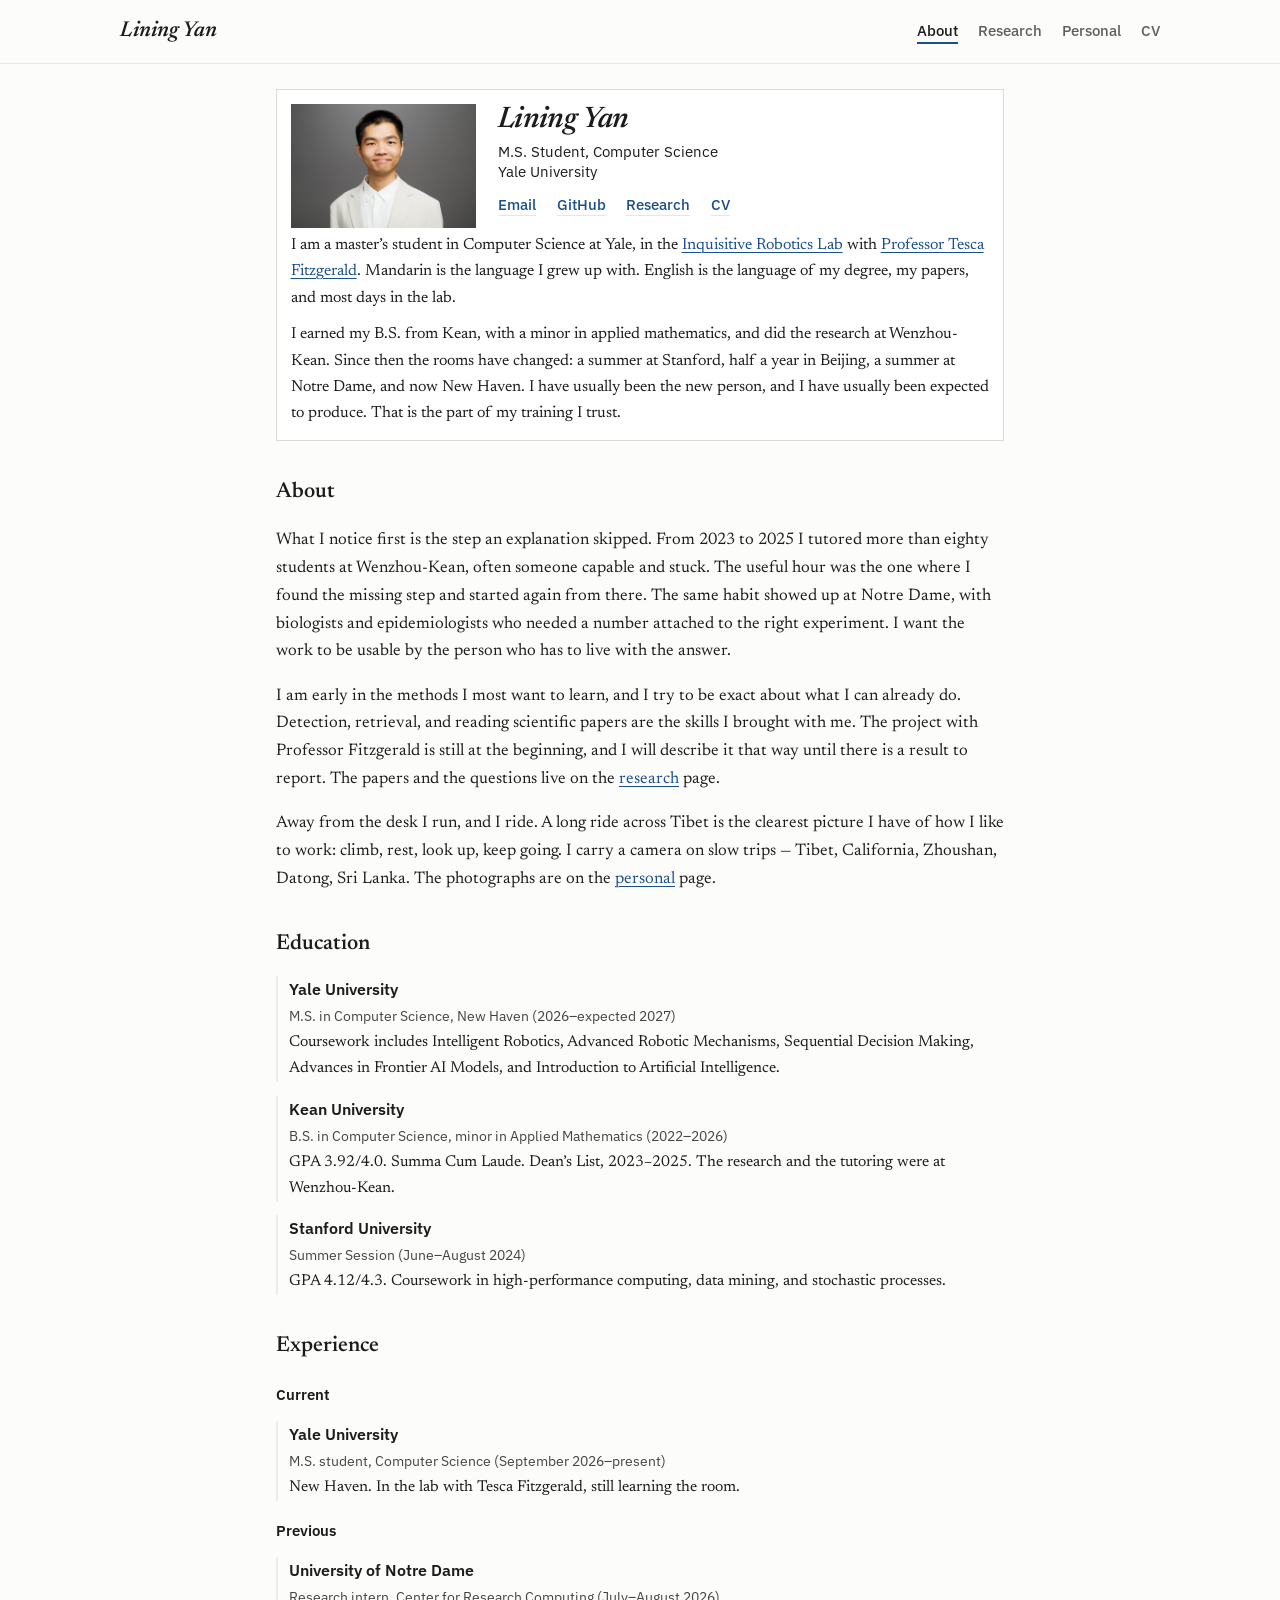
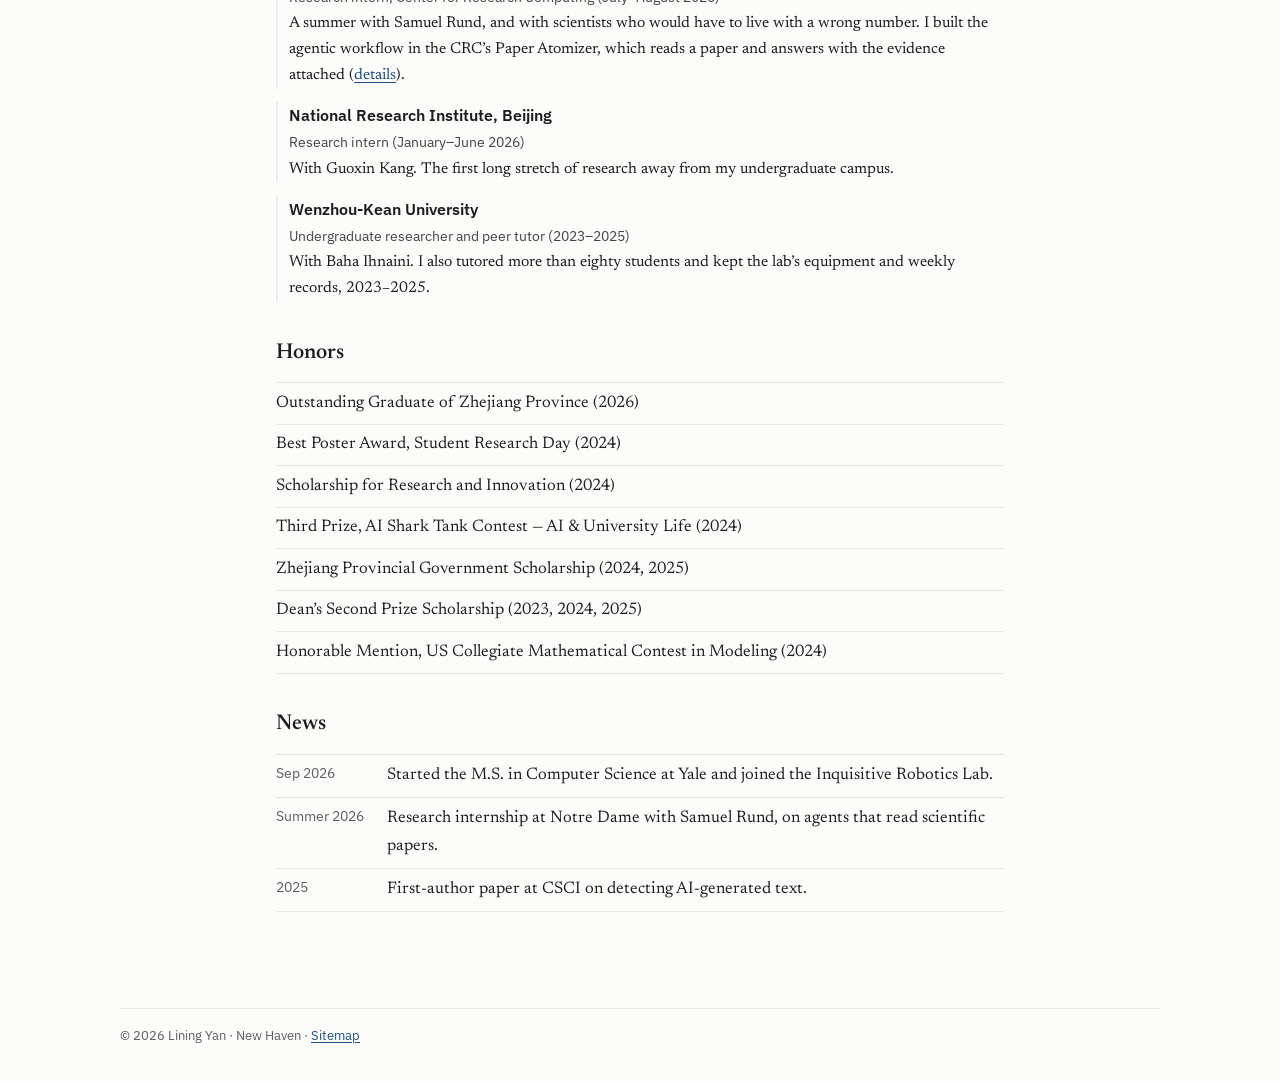
<file: index.html>
<!DOCTYPE html>
<html lang="en">
<head>
  <meta charset="UTF-8" />
  <meta name="viewport" content="width=device-width, initial-scale=1" />
  <title>Lining Yan</title>
  <meta name="description" content="Lining Yan is a master’s student in Computer Science at Yale. A short introduction: where he has studied, how he works with people, and what he does away from the lab." />
  <meta name="author" content="Lining Yan" />
  <meta name="robots" content="index, follow" />
  <link rel="canonical" href="https://yanlining1234741.github.io/lining-yan/" />
  <meta property="og:type" content="website" />
  <meta property="og:title" content="Lining Yan" />
  <meta property="og:description" content="M.S. student in Computer Science at Yale. A short introduction to who I am." />
  <meta property="og:url" content="https://yanlining1234741.github.io/lining-yan/" />
  <meta property="og:image" content="https://yanlining1234741.github.io/lining-yan/assets/headshot.jpg" />
  <meta name="twitter:card" content="summary" />
  <meta name="twitter:title" content="Lining Yan" />
  <meta name="twitter:description" content="M.S. student in Computer Science at Yale. A short introduction to who I am." />
  <script type="application/ld+json">
  {
    "@context": "https://schema.org",
    "@type": "Person",
    "name": "Lining Yan",
    "url": "https://yanlining1234741.github.io/lining-yan/",
    "image": "https://yanlining1234741.github.io/lining-yan/assets/headshot.jpg",
    "email": "mailto:lining.yan@yale.edu",
    "jobTitle": "M.S. Student in Computer Science",
    "affiliation": { "@type": "CollegeOrUniversity", "name": "Yale University" },
    "alumniOf": [
      { "@type": "CollegeOrUniversity", "name": "Kean University" }
    ],
    "knowsAbout": [
      "Reliable and adaptive agents",
      "Multimodal retrieval",
      "Interactive learning",
      "Agentic decision-making"
    ],
    "sameAs": ["https://github.com/yanlining1234741"]
  }
  </script>
  <link rel="preconnect" href="https://fonts.googleapis.com" />
  <link rel="preconnect" href="https://fonts.gstatic.com" crossorigin />
  <link href="https://fonts.googleapis.com/css2?family=IBM+Plex+Sans:wght@400;500;600&family=Newsreader:ital,opsz,wght@0,6..72,400;0,6..72,500;0,6..72,600;1,6..72,450&display=swap" rel="stylesheet" />
  <link rel="stylesheet" href="css/style.css" />
</head>
<body>
  <header class="site-header">
    <div class="header-inner">
      <a class="site-title" href="index.html">Lining Yan</a>
      <button class="nav-toggle" type="button" aria-label="Open menu" aria-expanded="false">
        <span></span><span></span><span></span>
      </button>
      <nav class="site-nav" aria-label="Primary">
        <a href="index.html" class="is-active">About</a>
        <a href="research.html">Research</a>
        <a href="personal.html">Personal</a>
        <a href="assets/Lining_Yan-CV.pdf" target="_blank" rel="noopener">CV</a>
      </nav>
    </div>
  </header>

  <main class="home">
    <section class="intro-card">
      <img src="assets/headshot.jpg" alt="Portrait of Lining Yan" width="1600" height="1066" />
      <div class="intro-id">
        <h1>Lining Yan</h1>
        <p class="role">M.S. Student, Computer Science<br />Yale University</p>
        <ul class="links">
          <li><a href="mailto:lining.yan@yale.edu">Email</a></li>
          <li><a href="https://github.com/yanlining1234741" target="_blank" rel="noopener">GitHub</a></li>
          <li><a href="research.html">Research</a></li>
          <li><a href="assets/Lining_Yan-CV.pdf" target="_blank" rel="noopener">CV</a></li>
        </ul>
      </div>
      <div class="intro-bio">
        <p>
          I am a master’s student in Computer Science at Yale, in the
          <a href="https://iqr.cs.yale.edu/" target="_blank" rel="noopener">Inquisitive Robotics Lab</a>
          with <a href="https://www.tescafitzgerald.com/" target="_blank" rel="noopener">Professor Tesca Fitzgerald</a>.
          Mandarin is the language I grew up with. English is the language of my degree, my papers, and most days in the lab.
        </p>
        <p>
          I earned my B.S. from Kean, with a minor in applied mathematics, and did the research at Wenzhou-Kean.
          Since then the rooms have changed: a summer at Stanford, half a year in Beijing, a summer at Notre Dame, and now New Haven.
          I have usually been the new person, and I have usually been expected to produce. That is the part of my training I trust.
        </p>
      </div>
    </section>

    <section class="prose-block">
      <h2>About</h2>
      <p>
        What I notice first is the step an explanation skipped.
        From 2023 to 2025 I tutored more than eighty students at Wenzhou-Kean, often someone capable and stuck.
        The useful hour was the one where I found the missing step and started again from there.
        The same habit showed up at Notre Dame, with biologists and epidemiologists who needed a number attached to the right experiment.
        I want the work to be usable by the person who has to live with the answer.
      </p>
      <p>
        I am early in the methods I most want to learn, and I try to be exact about what I can already do.
        Detection, retrieval, and reading scientific papers are the skills I brought with me.
        The project with Professor Fitzgerald is still at the beginning, and I will describe it that way until there is a result to report.
        The papers and the questions live on the <a href="research.html">research</a> page.
      </p>
      <p>
        Away from the desk I run, and I ride.
        A long ride across Tibet is the clearest picture I have of how I like to work: climb, rest, look up, keep going.
        I carry a camera on slow trips — Tibet, California, Zhoushan, Datong, Sri Lanka.
        The photographs are on the <a href="personal.html">personal</a> page.
      </p>
    </section>

    <section class="prose-block" id="education">
      <h2>Education</h2>
      <article class="exp">
        <h3>Yale University</h3>
        <p class="exp-meta">M.S. in Computer Science, New Haven (2026–expected 2027)</p>
        <p class="exp-note">Coursework includes Intelligent Robotics, Advanced Robotic Mechanisms, Sequential Decision Making, Advances in Frontier AI Models, and Introduction to Artificial Intelligence.</p>
      </article>
      <article class="exp">
        <h3>Kean University</h3>
        <p class="exp-meta">B.S. in Computer Science, minor in Applied Mathematics (2022–2026)</p>
        <p class="exp-note">GPA 3.92/4.0. Summa Cum Laude. Dean’s List, 2023–2025. The research and the tutoring were at Wenzhou-Kean.</p>
      </article>
      <article class="exp">
        <h3>Stanford University</h3>
        <p class="exp-meta">Summer Session (June–August 2024)</p>
        <p class="exp-note">GPA 4.12/4.3. Coursework in high-performance computing, data mining, and stochastic processes.</p>
      </article>
    </section>

    <section class="prose-block">
      <h2>Experience</h2>
      <h3 class="exp-label">Current</h3>
      <article class="exp">
        <h3>Yale University</h3>
        <p class="exp-meta">M.S. student, Computer Science (September 2026–present)</p>
        <p class="exp-note">New Haven. In the lab with Tesca Fitzgerald, still learning the room.</p>
      </article>

      <h3 class="exp-label">Previous</h3>
      <article class="exp">
        <h3>University of Notre Dame</h3>
        <p class="exp-meta">Research intern, Center for Research Computing (July–August 2026)</p>
        <p class="exp-note">A summer with Samuel Rund, and with scientists who would have to live with a wrong number. I built the agentic workflow in the CRC’s Paper Atomizer, which reads a paper and answers with the evidence attached (<a href="research.html">details</a>).</p>
      </article>
      <article class="exp">
        <h3>National Research Institute, Beijing</h3>
        <p class="exp-meta">Research intern (January–June 2026)</p>
        <p class="exp-note">With Guoxin Kang. The first long stretch of research away from my undergraduate campus.</p>
      </article>
      <article class="exp">
        <h3>Wenzhou-Kean University</h3>
        <p class="exp-meta">Undergraduate researcher and peer tutor (2023–2025)</p>
        <p class="exp-note">With Baha Ihnaini. I also tutored more than eighty students and kept the lab’s equipment and weekly records, 2023–2025.</p>
      </article>
    </section>

    <section class="prose-block">
      <h2>Honors</h2>
      <ul class="honors">
        <li>Outstanding Graduate of Zhejiang Province (2026)</li>
        <li>Best Poster Award, Student Research Day (2024)</li>
        <li>Scholarship for Research and Innovation (2024)</li>
        <li>Third Prize, AI Shark Tank Contest — AI &amp; University Life (2024)</li>
        <li>Zhejiang Provincial Government Scholarship (2024, 2025)</li>
        <li>Dean’s Second Prize Scholarship (2023, 2024, 2025)</li>
        <li>Honorable Mention, US Collegiate Mathematical Contest in Modeling (2024)</li>
      </ul>
    </section>

    <section class="prose-block">
      <h2>News</h2>
      <ul class="news">
        <li><span>Sep 2026</span> Started the M.S. in Computer Science at Yale and joined the Inquisitive Robotics Lab.</li>
        <li><span>Summer 2026</span> Research internship at Notre Dame with Samuel Rund, on agents that read scientific papers.</li>
        <li><span>2025</span> First-author paper at CSCI on detecting AI-generated text.</li>
      </ul>
    </section>
  </main>

  <footer class="site-footer">
    <p>© <span data-year></span> Lining Yan · New Haven · <a href="sitemap.xml">Sitemap</a></p>
  </footer>
  <script src="js/main.js"></script>
</body>
</html>
</file>
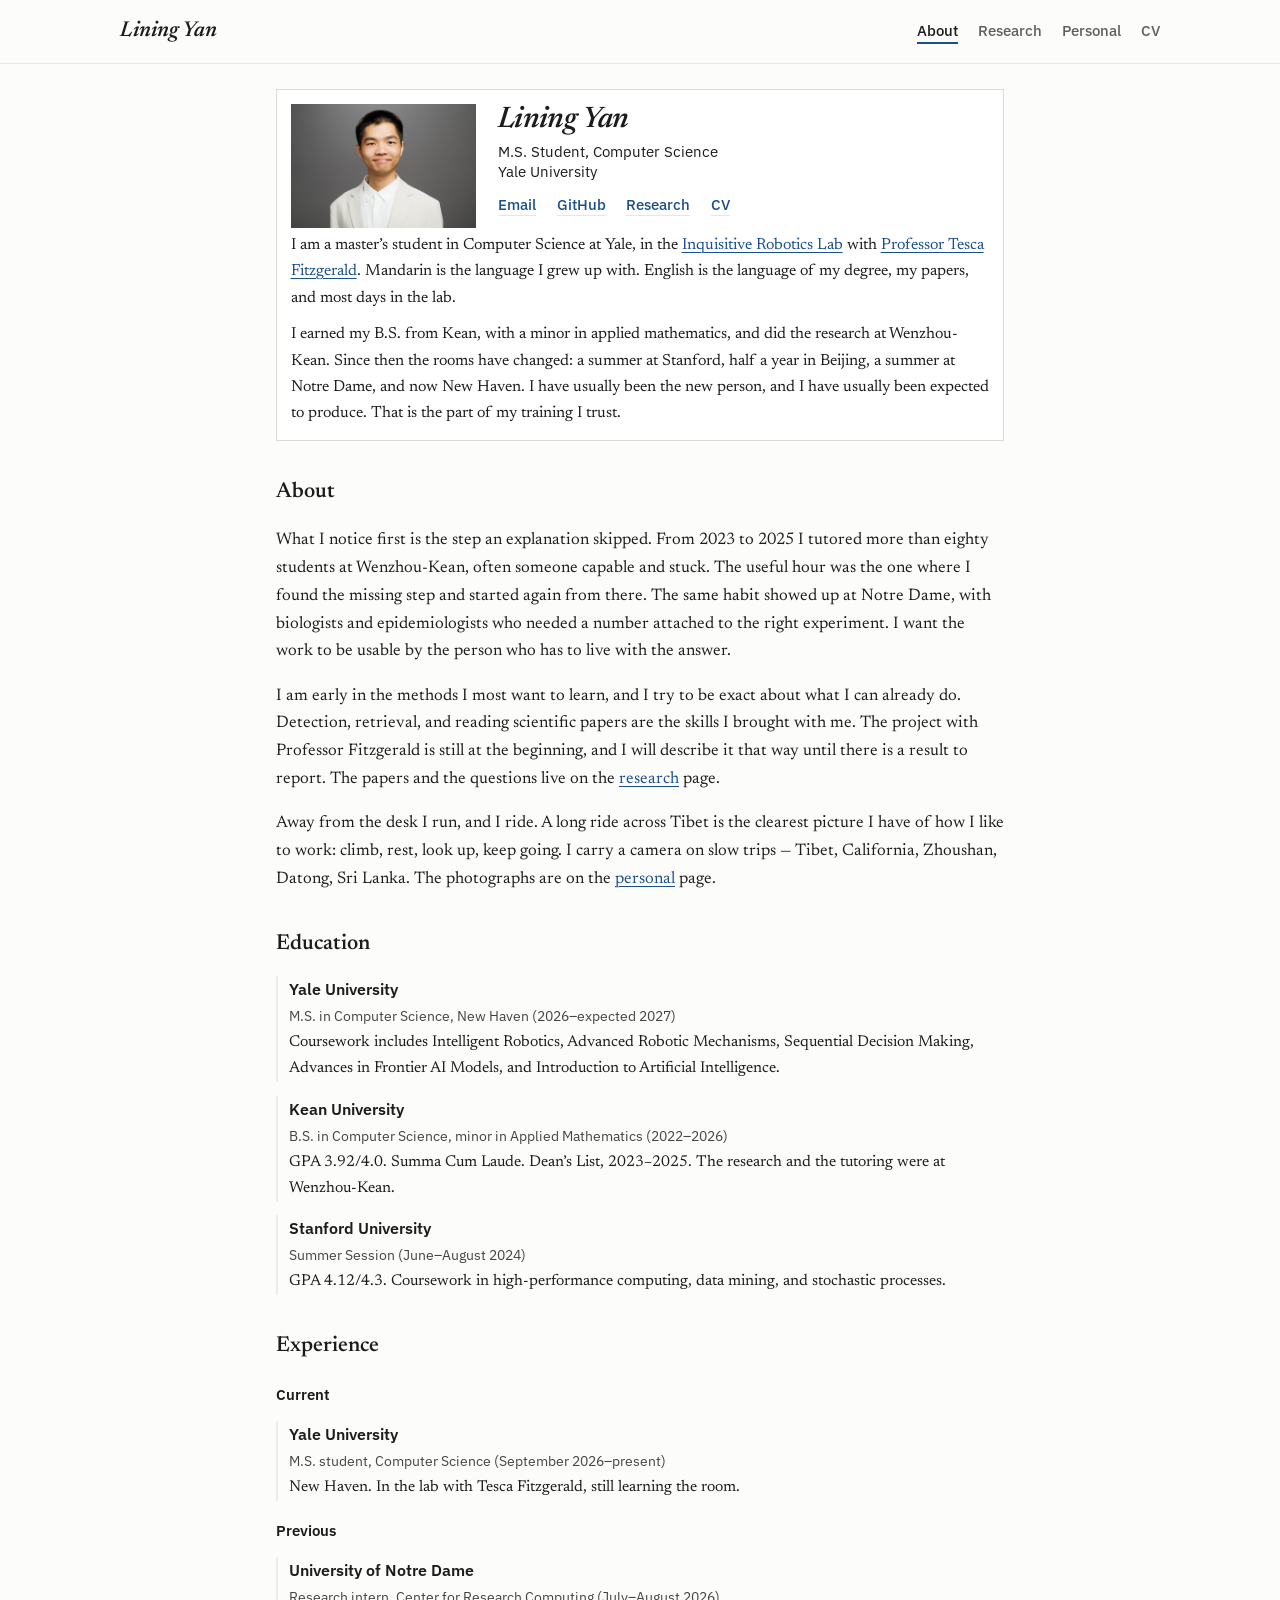
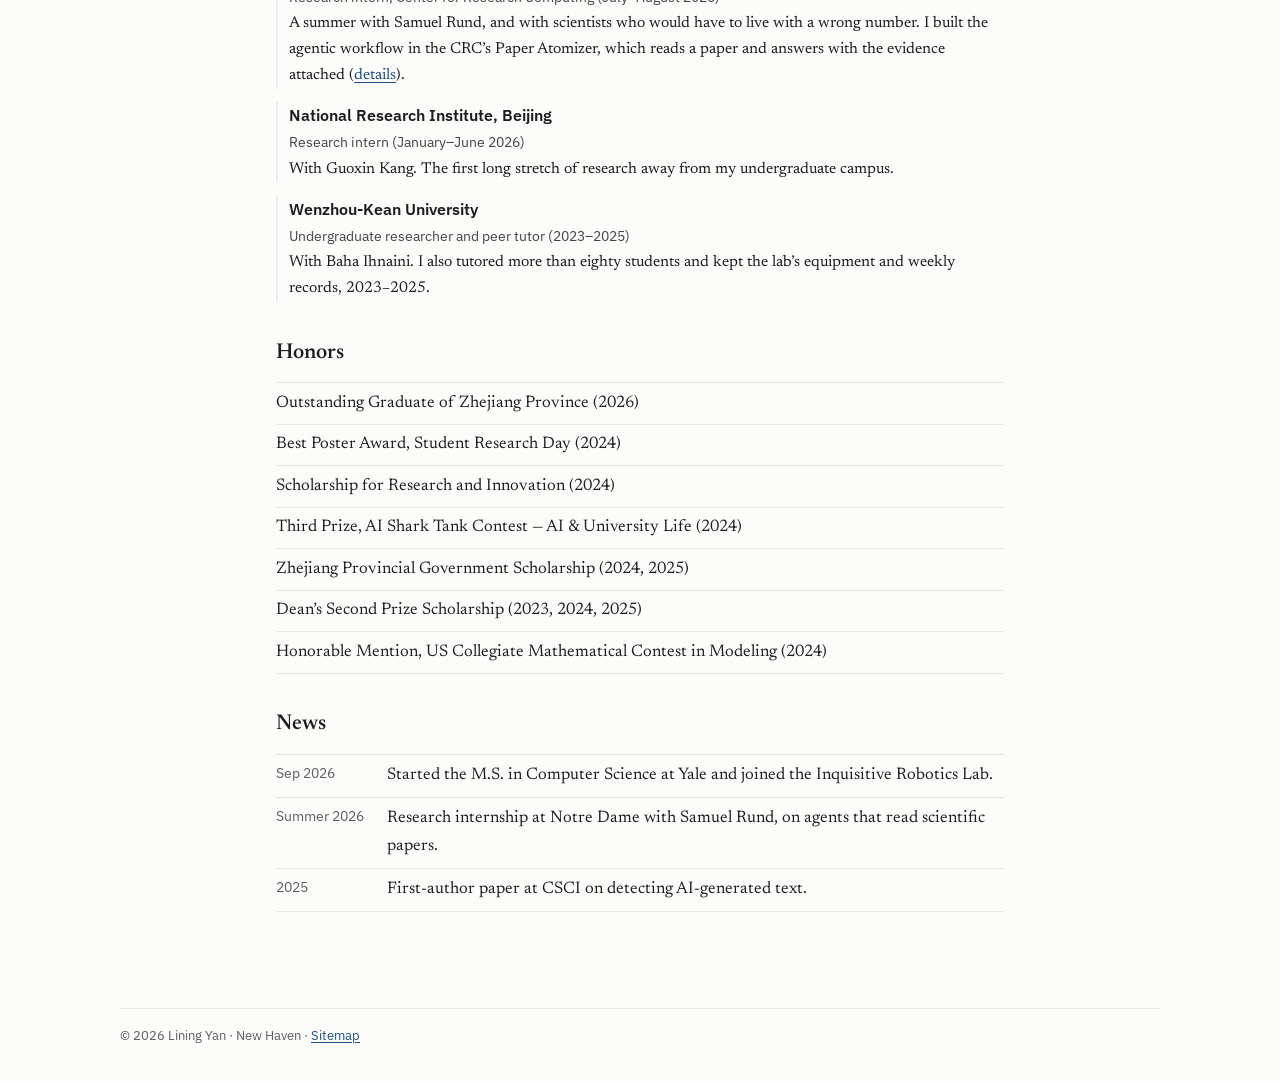
<file: background.html>
<!DOCTYPE html>
<html lang="en">
<head>
  <meta charset="UTF-8" />
  <meta http-equiv="refresh" content="0; url=index.html#education" />
  <link rel="canonical" href="https://yanlining1234741.github.io/lining-yan/#education" />
  <title>Lining Yan</title>
  <script>location.replace("index.html#education");</script>
</head>
<body>
  <p><a href="index.html#education">About</a></p>
</body>
</html>
</file>
<file: css/style.css>
:root {
  --paper: #fcfcfb;
  --ink: #1c1c1c;
  --muted: #5e5e5e;
  --line: #e6e6e4;
  --mark: #1a4f8b;
  --mark-soft: rgba(30, 58, 95, 0.08);
  --serif: "Newsreader", "Iowan Old Style", Palatino, serif;
  --sans: "IBM Plex Sans", "Helvetica Neue", Arial, sans-serif;
  --max: 46rem;
  --wide: 68rem;
}

*,
*::before,
*::after {
  box-sizing: border-box;
}

html {
  scroll-behavior: smooth;
}

body {
  margin: 0;
  min-height: 100vh;
  overflow-x: clip;
  color: var(--ink);
  background: var(--paper);
  font-family: var(--serif);
  font-size: 1.05rem;
  line-height: 1.65;
  font-optical-sizing: auto;
  -webkit-font-smoothing: antialiased;
}

a {
  color: var(--mark);
  text-decoration-thickness: 1px;
  text-underline-offset: 0.18em;
}

a:hover {
  color: #14283f;
}

img {
  max-width: 100%;
}

.site-header {
  position: sticky;
  top: 0;
  z-index: 20;
  background: rgba(252, 252, 251, 0.96);
  backdrop-filter: blur(10px);
  border-bottom: 1px solid var(--line);
}

.header-inner {
  display: flex;
  align-items: center;
  justify-content: space-between;
  gap: 1.5rem;
  max-width: var(--wide);
  margin: 0 auto;
  padding: 0.85rem 1.5rem;
}

.site-title {
  font-family: var(--serif);
  font-style: italic;
  font-weight: 560;
  font-size: 1.35rem;
  letter-spacing: 0;
  text-transform: none;
  color: var(--ink);
  text-decoration: none;
}

.site-title:hover {
  color: var(--mark);
}

.site-nav {
  display: flex;
  align-items: center;
  gap: 1.25rem;
  font-family: var(--sans);
  font-size: 0.92rem;
  font-weight: 500;
}

.site-nav a {
  color: var(--muted);
  text-decoration: none;
}

.site-nav a:hover,
.site-nav a.is-active {
  color: var(--ink);
}

.site-nav a.is-active {
  box-shadow: inset 0 -2px 0 var(--mark);
}

.nav-toggle {
  display: none;
  width: 2.25rem;
  height: 2.25rem;
  padding: 0;
  border: 0;
  background: transparent;
  cursor: pointer;
}

.nav-toggle span {
  display: block;
  width: 1.15rem;
  height: 1.5px;
  margin: 0.28rem auto;
  background: var(--ink);
}

.home {
  max-width: 48rem;
  margin: 0 auto;
  padding: 1.6rem 1.25rem 3.5rem;
}

.intro-card {
  display: flow-root;
  padding: 0.85rem;
  border: 1px solid #d9d9d6;
  background: #fff;
}

.intro-card img {
  float: left;
  width: 11.6rem;
  height: auto;
  margin: 0 1.35rem 0 0;
}

.intro-bio {
  clear: both;
  width: 100%;
  margin-top: 0.9rem;
}

.intro-card h1 {
  margin: 0;
  font-style: italic;
  font-weight: 560;
  font-size: 1.85rem;
  letter-spacing: -0.02em;
  line-height: 1.1;
}

.role {
  margin: 0.35rem 0 0.55rem;
  font-family: var(--sans);
  font-size: 0.92rem;
  line-height: 1.35;
  color: var(--ink);
}

.intro-card .links {
  margin: 0.7rem 0 0;
}

.intro-bio p {
  margin: 0 0 0.65rem;
  font-size: 1rem;
}

.intro-bio p:last-child {
  margin-bottom: 0;
}

.prose-block {
  margin-top: 2.1rem;
}

.prose-block h2 {
  margin: 0 0 0.7rem;
  font-size: 1.35rem;
  font-weight: 560;
}

.interest-list {
  margin: 0.4rem 0 0;
  padding-left: 1.25rem;
}

.interest-list li {
  margin: 0.75rem 0;
  padding-left: 0.2rem;
}

.exp-label {
  margin: 1.1rem 0 0.2rem;
  font-family: var(--sans);
  font-size: 0.95rem;
  font-weight: 600;
}

.exp {
  margin: 0.85rem 0 0;
  padding-left: 0.7rem;
  border-left: 2px solid #ececec;
}

.exp h3 {
  margin: 0;
  font-family: var(--sans);
  font-size: 1rem;
  font-weight: 600;
}

.exp-meta {
  margin: 0.1rem 0 0;
  font-family: var(--sans);
  font-size: 0.9rem;
  color: #444;
}

.exp-note {
  margin: 0.15rem 0 0;
  font-size: 0.98rem;
}

.honors {
  list-style: none;
  margin: 0;
  padding: 0;
}

.honors li {
  padding: 0.4rem 0;
  border-top: 1px solid var(--line);
}

.honors li:last-child {
  border-bottom: 1px solid var(--line);
}

.news {
  list-style: none;
  margin: 0;
  padding: 0;
}

.news li {
  display: grid;
  grid-template-columns: 6.2rem 1fr;
  gap: 0.75rem;
  padding: 0.45rem 0;
  border-top: 1px solid var(--line);
}

.news li:last-child {
  border-bottom: 1px solid var(--line);
}

.news span {
  font-family: var(--sans);
  font-size: 0.86rem;
  color: var(--muted);
}

.page {
  max-width: var(--max);
  margin: 0 auto;
  padding: 3.2rem 1.5rem 4.5rem;
}

.page-wide {
  max-width: var(--wide);
}

.opening {
  max-width: var(--wide);
  margin: 0 auto;
  padding: 3.5rem 1.5rem 1rem;
}

.kicker {
  margin: 0 0 1.1rem;
  font-family: var(--sans);
  font-size: 0.82rem;
  font-weight: 500;
  letter-spacing: 0.14em;
  text-transform: uppercase;
  color: var(--muted);
}

.opening h1 {
  max-width: 22ch;
  margin: 0.35rem 0 0;
  font-weight: 560;
  font-size: clamp(1.85rem, 3.4vw, 2.7rem);
  line-height: 1.12;
  letter-spacing: -0.02em;
}

.name-line {
  margin: 0;
  font-family: var(--sans);
  font-size: 1.35rem;
  font-weight: 600;
  letter-spacing: -0.01em;
}

.lede {
  max-width: 40rem;
  margin: 1rem 0 0;
  font-size: 1.08rem;
  color: #2c3340;
}

.questions {
  list-style: none;
  display: grid;
  grid-template-columns: repeat(3, minmax(0, 1fr));
  gap: 1rem;
  margin: 2.6rem 0 0;
  padding: 0;
  width: 100%;
}

.questions li {
  margin: 0;
  padding: 1.1rem 1rem 1.15rem;
  background: #ffffff;
  border-top: 2px solid var(--mark);
}

.questions span {
  display: block;
  margin-bottom: 0.55rem;
  font-family: var(--sans);
  font-size: 0.75rem;
  font-weight: 600;
  letter-spacing: 0.12em;
  color: var(--mark);
}

.questions strong {
  display: block;
  margin-bottom: 0.35rem;
  font-family: var(--sans);
  font-size: 0.95rem;
  font-weight: 600;
}

.questions em {
  display: block;
  font-style: italic;
  font-weight: 480;
  font-size: 1.02rem;
  overflow-wrap: break-word;
}

.who {
  display: grid;
  grid-template-columns: 8.5rem 1fr;
  gap: 1.6rem 2rem;
  align-items: start;
  max-width: var(--wide);
  margin: 0 auto;
  padding: 2.8rem 1.5rem 0;
}

.who img {
  width: 8.5rem;
  height: 10.6rem;
  object-fit: cover;
  object-position: center 15%;
  border: 1px solid var(--line);
}

.who p {
  margin: 0 0 0.9rem;
}

.links {
  display: flex;
  flex-wrap: wrap;
  gap: 0.8rem 1.3rem;
  list-style: none;
  margin: 1.1rem 0 0;
  padding: 0;
  font-family: var(--sans);
  font-size: 0.92rem;
  font-weight: 500;
}

.links a {
  text-decoration: none;
  border-bottom: 1px solid var(--line);
  padding-bottom: 0.08rem;
}

.links a:hover {
  border-bottom-color: var(--mark);
}

.trace,
.section-block {
  max-width: var(--wide);
  margin: 0 auto;
  padding: 3rem 1.5rem 0;
}

.section-label {
  margin: 0 0 1.2rem;
  font-family: var(--sans);
  font-size: 0.78rem;
  font-weight: 600;
  letter-spacing: 0.16em;
  text-transform: uppercase;
  color: var(--muted);
}

.trace-list,
.work-list {
  list-style: none;
  margin: 0;
  padding: 0;
}

.trace-list {
  border-left: 1px solid var(--line);
  margin-left: 0.35rem;
}

.trace-list > li,
.work-list > li {
  position: relative;
  padding: 0 0 1.5rem 1.4rem;
}

.trace-list > li::before {
  content: "";
  position: absolute;
  left: -0.32rem;
  top: 0.4rem;
  width: 0.55rem;
  height: 0.55rem;
  border-radius: 50%;
  background: var(--paper);
  border: 2px solid var(--mark);
}

.meta {
  display: block;
  margin-bottom: 0.25rem;
  font-family: var(--sans);
  font-size: 0.75rem;
  font-weight: 600;
  letter-spacing: 0.08em;
  text-transform: uppercase;
  color: var(--mark);
}

.trace-list h2,
.work-list h2,
.page-title {
  margin: 0 0 0.3rem;
  font-size: 1.35rem;
  font-weight: 560;
  letter-spacing: -0.02em;
}

.trace-list p,
.work-list p {
  margin: 0;
  color: #2c3340;
}

.page-title {
  font-size: clamp(2rem, 4vw, 2.8rem);
  margin-bottom: 0.6rem;
}

.page-lead {
  margin: 0 0 2rem;
  max-width: 38rem;
  color: #2c3340;
}

.work-list > li {
  padding: 1.15rem 0;
  border-top: 1px solid var(--line);
}

.work-list > li:last-child {
  border-bottom: 1px solid var(--line);
}

.work-list-follow {
  margin-bottom: 3rem;
}

.project-list {
  list-style: none;
  margin: 0;
  padding: 0;
}

.project {
  display: grid;
  grid-template-columns: minmax(0, 1.05fr) minmax(0, 1fr);
  gap: 1.75rem;
  align-items: start;
  padding: 1.6rem 0;
  border-top: 1px solid var(--line);
}

.project-figures {
  display: grid;
  gap: 0.75rem;
}

.project-note code {
  font-size: 0.78rem;
  color: var(--ink);
}

.project-figure {
  display: block;
  width: 100%;
  margin: 0;
  padding: 0.6rem;
  border: 1px solid var(--line);
  background: #fff;
  cursor: zoom-in;
  transition: border-color 0.25s ease, box-shadow 0.25s ease;
}

.project-figure img {
  display: block;
  width: 100%;
  height: auto;
}

.project-figure:hover,
.project-figure:focus-visible {
  border-color: var(--mark);
  box-shadow: 0 6px 18px rgba(26, 79, 139, 0.08);
}

.project-figure:focus-visible {
  outline: 2px solid var(--mark);
  outline-offset: 2px;
}

.project-body h2 {
  margin: 0 0 0.35rem;
  font-size: 1.35rem;
  font-weight: 560;
  line-height: 1.25;
  letter-spacing: -0.02em;
}

.project-body p {
  margin: 0 0 0.75rem;
  color: #2c3340;
}

.project-body .authors {
  font-family: var(--sans);
  font-size: 0.86rem;
  line-height: 1.45;
  color: var(--muted);
}

.project-body .authors strong {
  color: var(--ink);
  font-weight: 600;
}

.project-note {
  font-family: var(--sans);
  font-size: 0.82rem;
  line-height: 1.45;
}

.project-body .project-note {
  color: var(--muted);
}

.stats {
  display: grid;
  grid-template-columns: repeat(3, minmax(0, 1fr));
  gap: 0.6rem;
  list-style: none;
  margin: 0.9rem 0 0.8rem;
  padding: 0;
}

.stats li {
  padding: 0.55rem 0.65rem 0.6rem;
  background: #fff;
  border-top: 2px solid var(--mark);
}

.stats strong {
  display: block;
  font-family: var(--sans);
  font-size: 1.02rem;
  font-weight: 600;
  color: var(--mark);
  white-space: nowrap;
}

.stats span {
  display: block;
  margin-top: 0.15rem;
  font-family: var(--sans);
  font-size: 0.74rem;
  line-height: 1.35;
  color: var(--muted);
}

.project-body .links {
  margin-top: 0.4rem;
}

.facts {
  display: grid;
  grid-template-columns: repeat(4, minmax(0, 1fr));
  gap: 0.75rem;
  max-width: var(--wide);
  margin: 0 auto;
  padding: 1.75rem 1.5rem 0;
  list-style: none;
}

.facts li {
  margin: 0;
  padding: 0.8rem 0.85rem 0.9rem;
  background: #fff;
  border: 1px solid var(--line);
}

.facts span {
  display: block;
  margin-bottom: 0.25rem;
  font-family: var(--sans);
  font-size: 0.68rem;
  font-weight: 600;
  letter-spacing: 0.1em;
  text-transform: uppercase;
  color: var(--muted);
}

.facts strong {
  display: block;
  font-family: var(--sans);
  font-size: 0.92rem;
  font-weight: 500;
  line-height: 1.35;
}

.tag {
  display: inline-block;
  margin-right: 0.45rem;
  padding: 0.08rem 0.4rem;
  background: var(--mark-soft);
  color: var(--mark);
  font-family: var(--sans);
  font-size: 0.72rem;
  font-weight: 600;
  letter-spacing: 0.06em;
  text-transform: uppercase;
}

.subhead {
  margin: 2.2rem 0 0.4rem;
  font-family: var(--sans);
  font-size: 0.78rem;
  font-weight: 600;
  letter-spacing: 0.14em;
  text-transform: uppercase;
  color: var(--muted);
}

.plain-list,
.bullet-list {
  list-style: none;
  margin: 0;
  padding: 0;
}

.plain-list > li {
  display: grid;
  grid-template-columns: 9.2rem 1fr;
  gap: 0.75rem 1.25rem;
  padding: 0.95rem 0;
  border-top: 1px solid var(--line);
}

.plain-list > li:last-child {
  border-bottom: 1px solid var(--line);
}

.when {
  font-family: var(--sans);
  font-size: 0.8rem;
  font-weight: 600;
  letter-spacing: 0.04em;
  color: var(--muted);
  padding-top: 0.2rem;
}

.bullet-list {
  display: grid;
  gap: 0.45rem;
}

.bullet-list li {
  position: relative;
  padding-left: 1rem;
}

.bullet-list li::before {
  content: "";
  position: absolute;
  left: 0;
  top: 0.62rem;
  width: 0.35rem;
  height: 0.35rem;
  border-radius: 50%;
  background: var(--mark);
}

.prose p {
  margin: 0 0 1rem;
}

.hobbies {
  display: grid;
  grid-template-columns: repeat(3, minmax(0, 1fr));
  gap: 1rem;
  margin-top: 1.4rem;
}

.hobby {
  padding-top: 0.8rem;
  border-top: 2px solid var(--mark);
}

.hobby h2 {
  margin: 0 0 0.4rem;
  font-family: var(--sans);
  font-size: 0.95rem;
  font-weight: 600;
}

.hobby p {
  margin: 0;
  font-size: 1rem;
}

.rule {
  border: 0;
  border-top: 1px solid var(--line);
  margin: 2.2rem 0;
}

.album-head {
  display: flex;
  align-items: baseline;
  justify-content: space-between;
  gap: 1rem;
}

.album-head .subhead {
  margin: 0;
}

.album-note,
.album-group-title {
  font-family: var(--sans);
}

.album-note {
  margin: 0;
  font-size: 0.82rem;
  color: var(--muted);
}

.album-group-title {
  margin: 1.8rem 0 0.8rem;
  font-size: 1.15rem;
  font-weight: 560;
}

.gallery {
  display: grid;
  grid-template-columns: repeat(3, minmax(0, 1fr));
  gap: 0.7rem;
}

.gallery-item {
  position: relative;
  display: block;
  margin: 0;
  padding: 0;
  border: 0;
  background: #e7dfd2;
  cursor: pointer;
  overflow: hidden;
  aspect-ratio: 4 / 3;
  text-align: left;
}

.gallery-item img {
  width: 100%;
  height: 100%;
  object-fit: cover;
  transition: transform 0.45s ease;
}

.gallery-item span {
  position: absolute;
  left: 0;
  right: 0;
  bottom: 0;
  padding: 1.5rem 0.7rem 0.5rem;
  font-family: var(--sans);
  font-size: 0.75rem;
  font-weight: 600;
  letter-spacing: 0.04em;
  color: #fff;
  background: linear-gradient(transparent, rgba(28, 23, 18, 0.72));
}

.gallery-item:hover img,
.gallery-item:focus-visible img {
  transform: scale(1.04);
}

.gallery-item:focus-visible {
  outline: 2px solid var(--mark);
  outline-offset: 2px;
}

.lightbox {
  position: fixed;
  inset: 0;
  z-index: 100;
  display: flex;
  align-items: center;
  justify-content: center;
  padding: 1.5rem;
  background: rgba(28, 23, 18, 0.9);
}

.lightbox[hidden] {
  display: none;
}

.lightbox-figure {
  margin: 0;
  max-width: min(94vw, 72rem);
  text-align: center;
}

.lightbox-figure img {
  max-width: 100%;
  max-height: 78vh;
  object-fit: contain;
}

.lightbox-figure figcaption {
  margin-top: 0.7rem;
  font-family: var(--sans);
  font-size: 0.9rem;
  color: rgba(255, 255, 255, 0.86);
}

.lightbox-close,
.lightbox-prev,
.lightbox-next {
  position: absolute;
  border: 0;
  background: transparent;
  color: #fff;
  cursor: pointer;
  font-size: 2rem;
  line-height: 1;
}

.lightbox-close { top: 0.7rem; right: 1rem; }
.lightbox-prev,
.lightbox-next { top: 50%; transform: translateY(-50%); }
.lightbox-prev { left: 0.4rem; }
.lightbox-next { right: 0.4rem; }

body.lightbox-open {
  overflow: hidden;
}

.site-footer {
  max-width: var(--wide);
  margin: 0 auto;
  padding: 2.5rem 1.5rem 2.2rem;
  font-family: var(--sans);
  font-size: 0.8rem;
  color: var(--muted);
}

.site-footer p {
  margin: 0;
  padding-top: 1rem;
  border-top: 1px solid var(--line);
}

.page-panel {
  background: transparent;
  border: 0;
  box-shadow: none;
  padding: 0;
}

@media (max-width: 800px) {
  .nav-toggle {
    display: inline-block;
  }

  .site-nav {
    display: none;
    position: absolute;
    left: 0;
    right: 0;
    top: 100%;
    flex-direction: column;
    align-items: stretch;
    gap: 0;
    padding: 0.4rem 0 0.7rem;
    background: var(--paper);
    border-bottom: 1px solid var(--line);
  }

  .header-inner.is-open .site-nav {
    display: flex;
  }

  .site-nav a {
    padding: 0.7rem 1.5rem;
  }

  .questions,
  .hobbies,
  .gallery {
    grid-template-columns: minmax(0, 1fr);
  }

  .questions li,
  .lede,
  .opening h1 {
    min-width: 0;
    max-width: 100%;
  }

  .project {
    grid-template-columns: minmax(0, 1fr);
    gap: 1rem;
  }

  .stats {
    grid-template-columns: minmax(0, 1fr);
  }

  .who,
  .plain-list > li,
  .facts,
  .news li {
    grid-template-columns: 1fr;
    gap: 0.45rem;
  }

  .intro-card img {
    float: none;
    width: 100%;
    height: auto;
    margin: 0 0 0.85rem;
  }

  .who img {
    width: 7rem;
    height: 8.8rem;
  }

  .opening,
  .who,
  .trace,
  .page {
    padding-left: 1.15rem;
    padding-right: 1.15rem;
  }

  .opening h1 {
    max-width: none;
    font-size: 2.15rem;
    overflow-wrap: break-word;
  }
}

@media (max-width: 480px) {
  .gallery {
    grid-template-columns: 1fr;
  }
}

@keyframes rise {
  from { opacity: 0; transform: translateY(8px); }
  to { opacity: 1; transform: none; }
}

@keyframes draw {
  from { transform: scaleX(0); }
  to { transform: scaleX(1); }
}

.opening h1,
.lede,
.facts li,
.questions li,
.trace-list > li,
.who {
  animation: rise 0.7s cubic-bezier(0.22, 1, 0.36, 1) both;
}

.questions li:nth-child(2),
.facts li:nth-child(2),
.trace-list > li:nth-child(2) { animation-delay: 0.08s; }
.questions li:nth-child(3),
.facts li:nth-child(3),
.trace-list > li:nth-child(3) { animation-delay: 0.16s; }
.facts li:nth-child(4),
.trace-list > li:nth-child(4) { animation-delay: 0.24s; }

.site-header {
  animation: rise 0.45s ease both;
}

.questions li,
.facts li,
.work-list > li {
  transition: border-color 0.25s ease, transform 0.25s ease;
}

.questions li:hover,
.facts li:hover {
  transform: translateY(-2px);
}

.trace-list {
  transform-origin: top center;
  animation: rise 0.8s ease both;
}

@media (prefers-reduced-motion: reduce) {
  html { scroll-behavior: auto; }
  .gallery-item img { transition: none; }
  .opening h1,
  .lede,
  .facts li,
  .questions li,
  .trace-list,
  .trace-list > li,
  .who,
  .site-header {
    animation: none;
  }
  .questions li:hover,
  .facts li:hover {
    transform: none;
  }
}
</file>
